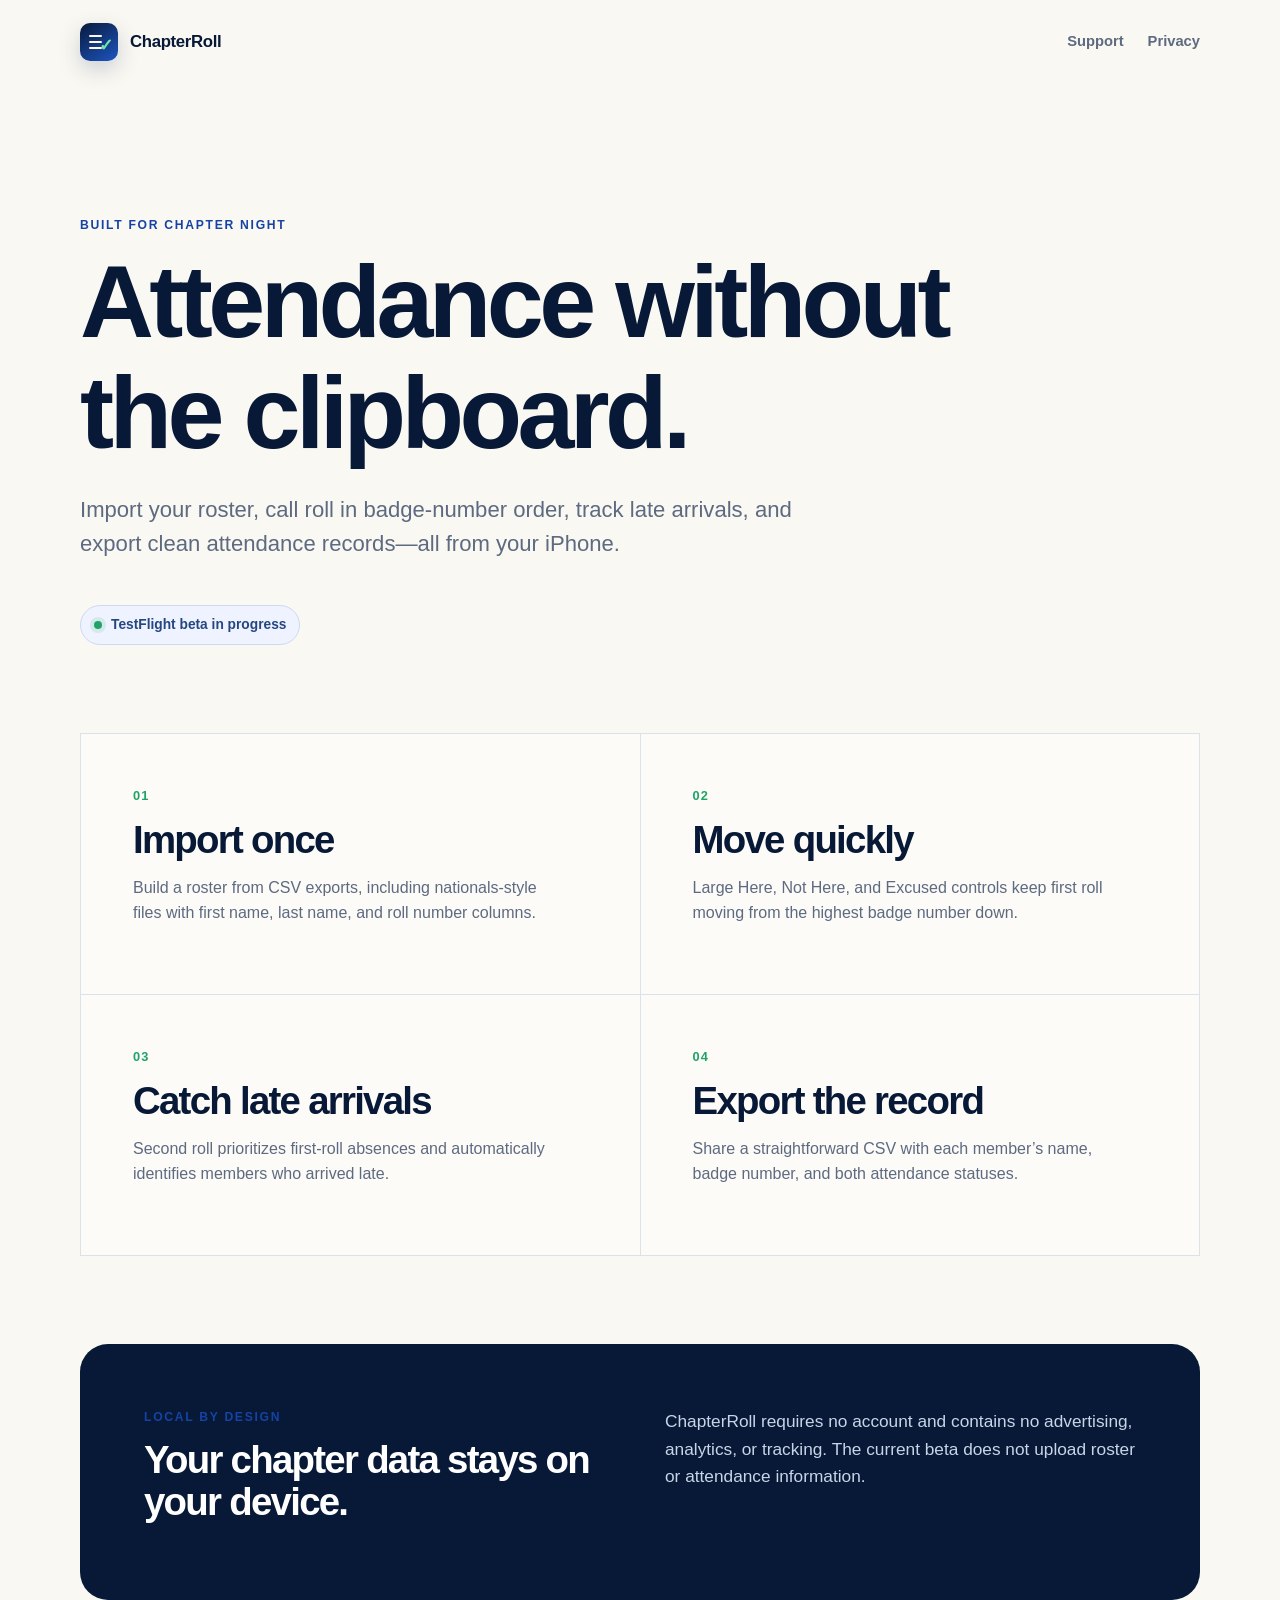
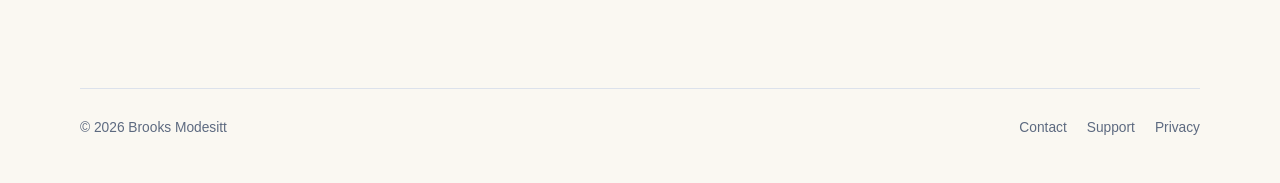
<file: index.html>
<!doctype html>
<html lang="en">
  <head>
    <meta charset="utf-8">
    <meta name="viewport" content="width=device-width, initial-scale=1">
    <meta name="description" content="ChapterRoll makes fraternity chapter attendance fast, accurate, and easy to export.">
    <title>ChapterRoll — Fraternity attendance made easy</title>
    <link rel="stylesheet" href="styles.css">
  </head>
  <body>
    <header class="site-header">
      <a class="brand" href="index.html" aria-label="ChapterRoll home">
        <span class="brand-mark" aria-hidden="true"><span></span><span></span><span></span><b>✓</b></span>
        <span>ChapterRoll</span>
      </a>
      <nav aria-label="Main navigation">
        <a href="support.html">Support</a>
        <a href="privacy.html">Privacy</a>
      </nav>
    </header>

    <main>
      <section class="hero">
        <p class="eyebrow">Built for chapter night</p>
        <h1>Attendance without the clipboard.</h1>
        <p class="lede">Import your roster, call roll in badge-number order, track late arrivals, and export clean attendance records—all from your iPhone.</p>
        <div class="status-pill"><span aria-hidden="true"></span> TestFlight beta in progress</div>
      </section>

      <section class="feature-grid" aria-label="ChapterRoll features">
        <article>
          <p class="feature-number">01</p>
          <h2>Import once</h2>
          <p>Build a roster from CSV exports, including nationals-style files with first name, last name, and roll number columns.</p>
        </article>
        <article>
          <p class="feature-number">02</p>
          <h2>Move quickly</h2>
          <p>Large Here, Not Here, and Excused controls keep first roll moving from the highest badge number down.</p>
        </article>
        <article>
          <p class="feature-number">03</p>
          <h2>Catch late arrivals</h2>
          <p>Second roll prioritizes first-roll absences and automatically identifies members who arrived late.</p>
        </article>
        <article>
          <p class="feature-number">04</p>
          <h2>Export the record</h2>
          <p>Share a straightforward CSV with each member’s name, badge number, and both attendance statuses.</p>
        </article>
      </section>

      <section class="privacy-callout">
        <div>
          <p class="eyebrow">Local by design</p>
          <h2>Your chapter data stays on your device.</h2>
        </div>
        <p>ChapterRoll requires no account and contains no advertising, analytics, or tracking. The current beta does not upload roster or attendance information.</p>
      </section>
    </main>

    <footer>
      <p>© 2026 Brooks Modesitt</p>
      <div>
        <a href="mailto:brooks.modesitt@gmail.com">Contact</a>
        <a href="support.html">Support</a>
        <a href="privacy.html">Privacy</a>
      </div>
    </footer>
  </body>
</html>
</file>
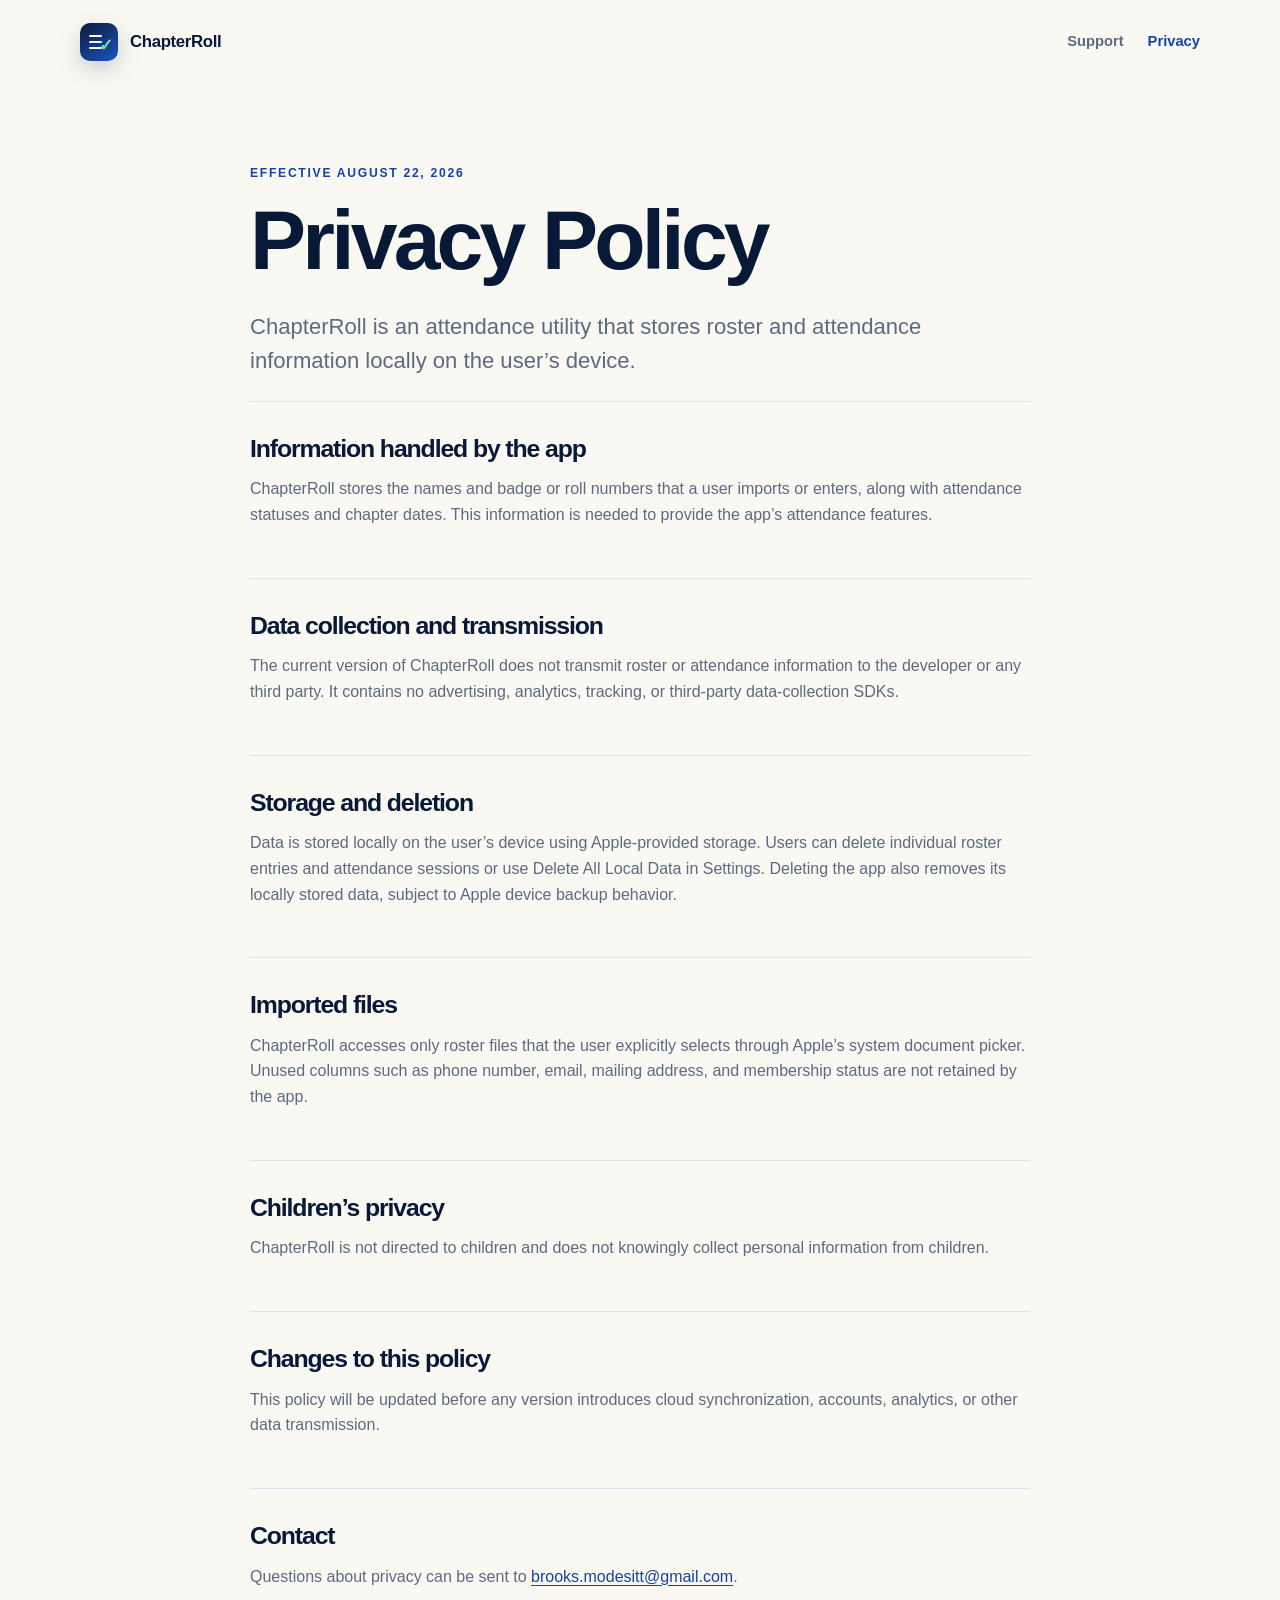
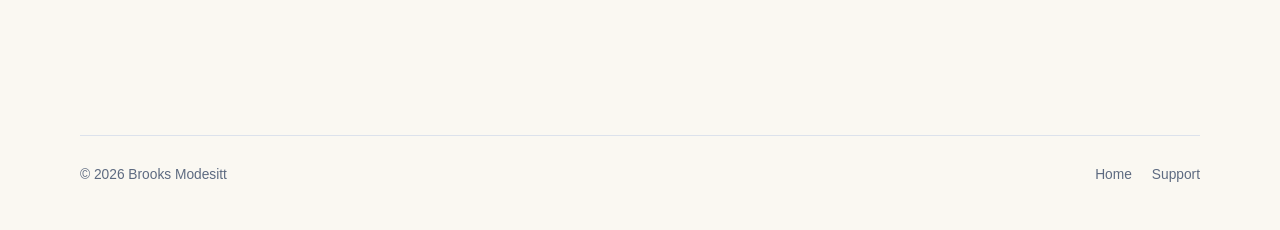
<file: privacy.html>
<!doctype html>
<html lang="en">
  <head>
    <meta charset="utf-8">
    <meta name="viewport" content="width=device-width, initial-scale=1">
    <meta name="description" content="ChapterRoll privacy policy.">
    <title>Privacy Policy — ChapterRoll</title>
    <link rel="stylesheet" href="styles.css">
  </head>
  <body>
    <header class="site-header">
      <a class="brand" href="index.html" aria-label="ChapterRoll home">
        <span class="brand-mark" aria-hidden="true"><span></span><span></span><span></span><b>✓</b></span>
        <span>ChapterRoll</span>
      </a>
      <nav aria-label="Main navigation">
        <a href="support.html">Support</a>
        <a href="privacy.html" aria-current="page">Privacy</a>
      </nav>
    </header>

    <main class="document">
      <p class="eyebrow">Effective August 22, 2026</p>
      <h1>Privacy Policy</h1>
      <p class="lede">ChapterRoll is an attendance utility that stores roster and attendance information locally on the user’s device.</p>

      <section>
        <h2>Information handled by the app</h2>
        <p>ChapterRoll stores the names and badge or roll numbers that a user imports or enters, along with attendance statuses and chapter dates. This information is needed to provide the app’s attendance features.</p>
      </section>
      <section>
        <h2>Data collection and transmission</h2>
        <p>The current version of ChapterRoll does not transmit roster or attendance information to the developer or any third party. It contains no advertising, analytics, tracking, or third-party data-collection SDKs.</p>
      </section>
      <section>
        <h2>Storage and deletion</h2>
        <p>Data is stored locally on the user’s device using Apple-provided storage. Users can delete individual roster entries and attendance sessions or use Delete All Local Data in Settings. Deleting the app also removes its locally stored data, subject to Apple device backup behavior.</p>
      </section>
      <section>
        <h2>Imported files</h2>
        <p>ChapterRoll accesses only roster files that the user explicitly selects through Apple’s system document picker. Unused columns such as phone number, email, mailing address, and membership status are not retained by the app.</p>
      </section>
      <section>
        <h2>Children’s privacy</h2>
        <p>ChapterRoll is not directed to children and does not knowingly collect personal information from children.</p>
      </section>
      <section>
        <h2>Changes to this policy</h2>
        <p>This policy will be updated before any version introduces cloud synchronization, accounts, analytics, or other data transmission.</p>
      </section>
      <section>
        <h2>Contact</h2>
        <p>Questions about privacy can be sent to <a href="mailto:brooks.modesitt@gmail.com">brooks.modesitt@gmail.com</a>.</p>
      </section>
    </main>

    <footer>
      <p>© 2026 Brooks Modesitt</p>
      <div><a href="index.html">Home</a><a href="support.html">Support</a></div>
    </footer>
  </body>
</html>
</file>
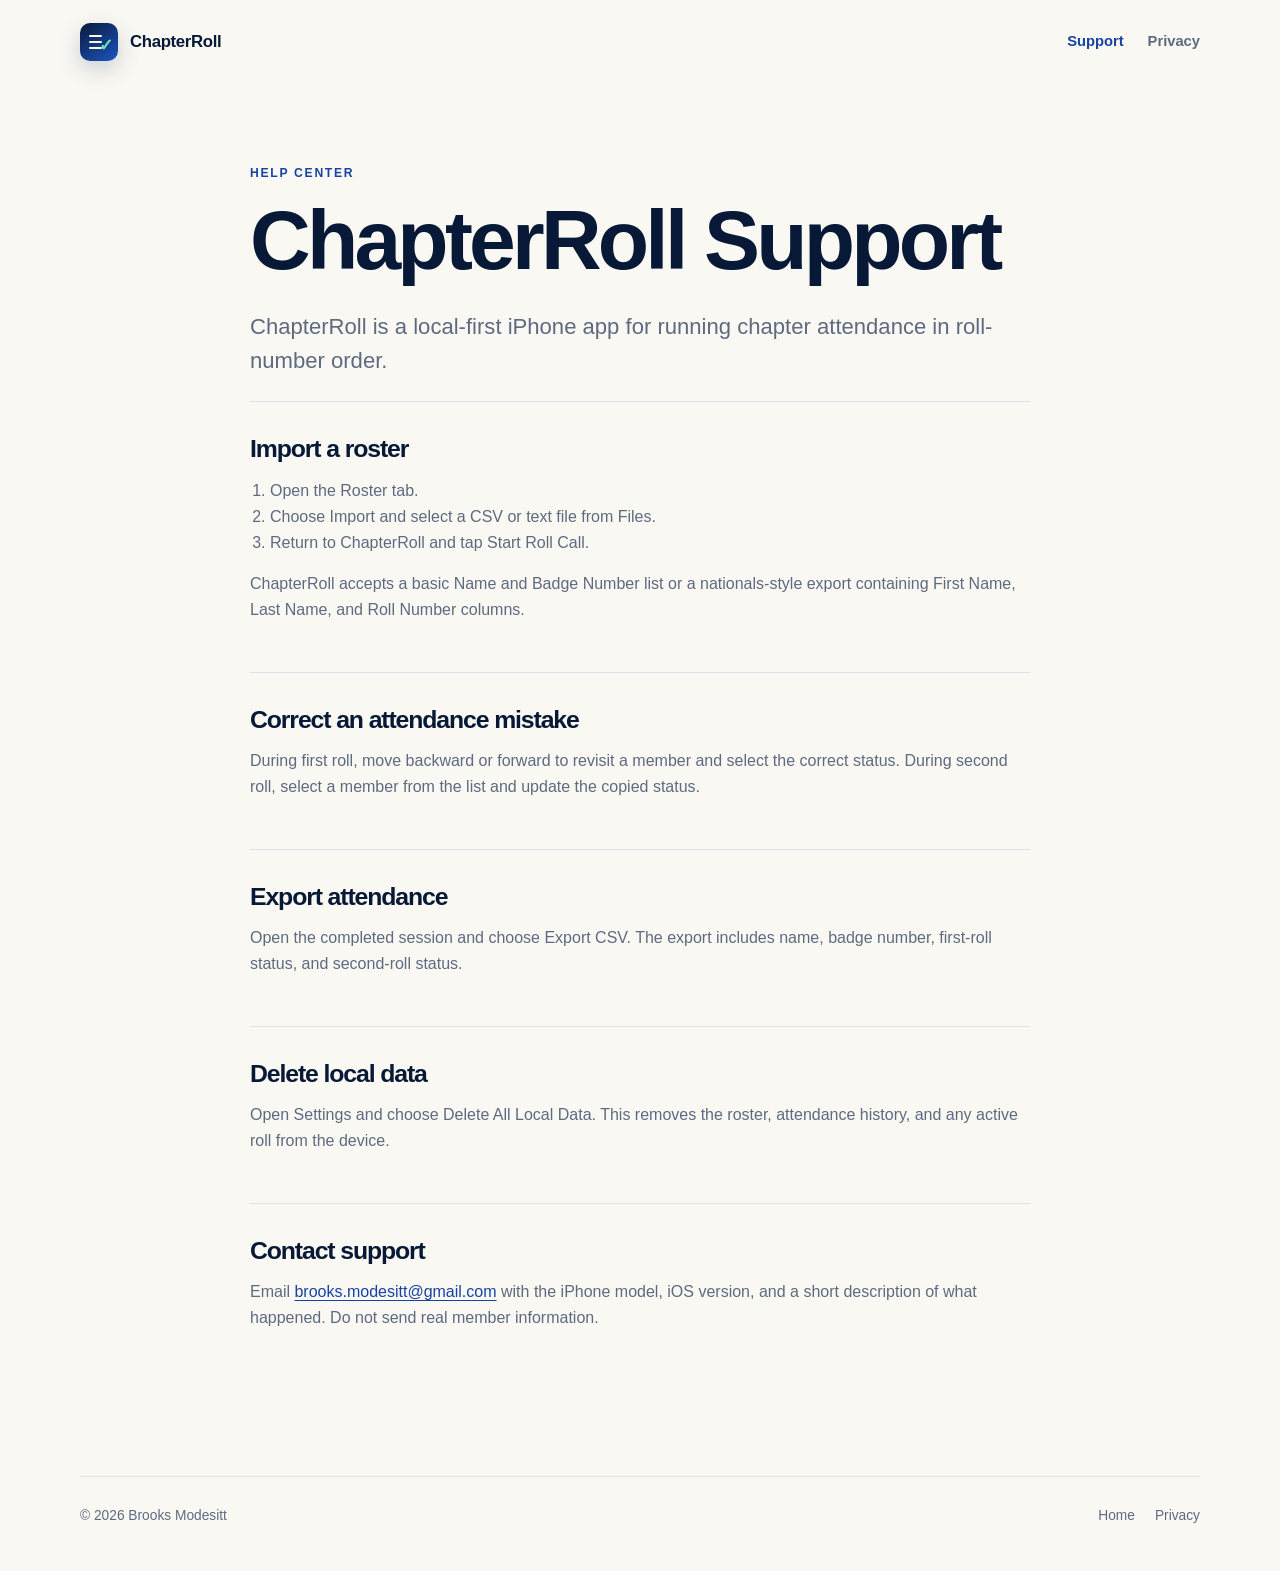
<file: support.html>
<!doctype html>
<html lang="en">
  <head>
    <meta charset="utf-8">
    <meta name="viewport" content="width=device-width, initial-scale=1">
    <meta name="description" content="Help and support for ChapterRoll.">
    <title>Support — ChapterRoll</title>
    <link rel="stylesheet" href="styles.css">
  </head>
  <body>
    <header class="site-header">
      <a class="brand" href="index.html" aria-label="ChapterRoll home">
        <span class="brand-mark" aria-hidden="true"><span></span><span></span><span></span><b>✓</b></span>
        <span>ChapterRoll</span>
      </a>
      <nav aria-label="Main navigation">
        <a href="support.html" aria-current="page">Support</a>
        <a href="privacy.html">Privacy</a>
      </nav>
    </header>

    <main class="document">
      <p class="eyebrow">Help center</p>
      <h1>ChapterRoll Support</h1>
      <p class="lede">ChapterRoll is a local-first iPhone app for running chapter attendance in roll-number order.</p>

      <section>
        <h2>Import a roster</h2>
        <ol>
          <li>Open the Roster tab.</li>
          <li>Choose Import and select a CSV or text file from Files.</li>
          <li>Return to ChapterRoll and tap Start Roll Call.</li>
        </ol>
        <p>ChapterRoll accepts a basic Name and Badge Number list or a nationals-style export containing First Name, Last Name, and Roll Number columns.</p>
      </section>
      <section>
        <h2>Correct an attendance mistake</h2>
        <p>During first roll, move backward or forward to revisit a member and select the correct status. During second roll, select a member from the list and update the copied status.</p>
      </section>
      <section>
        <h2>Export attendance</h2>
        <p>Open the completed session and choose Export CSV. The export includes name, badge number, first-roll status, and second-roll status.</p>
      </section>
      <section>
        <h2>Delete local data</h2>
        <p>Open Settings and choose Delete All Local Data. This removes the roster, attendance history, and any active roll from the device.</p>
      </section>
      <section>
        <h2>Contact support</h2>
        <p>Email <a href="mailto:brooks.modesitt@gmail.com">brooks.modesitt@gmail.com</a> with the iPhone model, iOS version, and a short description of what happened. Do not send real member information.</p>
      </section>
    </main>

    <footer>
      <p>© 2026 Brooks Modesitt</p>
      <div><a href="index.html">Home</a><a href="privacy.html">Privacy</a></div>
    </footer>
  </body>
</html>
</file>
<file: styles.css>
:root {
  color-scheme: light;
  --navy: #071936;
  --blue: #1643a3;
  --blue-soft: #eef3ff;
  --green: #21a368;
  --ivory: #faf8f2;
  --ink: #10213f;
  --muted: #5d6a80;
  --line: #dce2ec;
}

* { box-sizing: border-box; }

html { scroll-behavior: smooth; }

body {
  margin: 0;
  background: var(--ivory);
  color: var(--ink);
  font-family: -apple-system, BlinkMacSystemFont, "SF Pro Text", "Segoe UI", sans-serif;
  line-height: 1.6;
}

a { color: var(--blue); text-underline-offset: 0.18em; }

.site-header,
main,
footer {
  width: min(1120px, calc(100% - 40px));
  margin-inline: auto;
}

.site-header {
  min-height: 84px;
  display: flex;
  align-items: center;
  justify-content: space-between;
  gap: 24px;
}

.brand {
  display: inline-flex;
  align-items: center;
  gap: 12px;
  color: var(--navy);
  font-size: 1.05rem;
  font-weight: 750;
  letter-spacing: -0.02em;
  text-decoration: none;
}

.brand-mark {
  position: relative;
  width: 38px;
  height: 38px;
  border-radius: 10px;
  display: grid;
  align-content: center;
  gap: 4px;
  padding: 9px;
  overflow: hidden;
  background: linear-gradient(145deg, #081a3b, #1d55c1);
  box-shadow: 0 8px 22px rgba(12, 43, 100, 0.2);
}

.brand-mark span { height: 2px; width: 13px; border-radius: 2px; background: #fff8e8; }
.brand-mark b { position: absolute; right: 5px; bottom: 2px; color: #6ee7a8; font-size: 17px; }

nav { display: flex; gap: 24px; }
nav a { color: var(--muted); font-size: 0.92rem; font-weight: 650; text-decoration: none; }
nav a:hover, nav a[aria-current="page"] { color: var(--blue); }

.hero { padding: clamp(64px, 11vw, 132px) 0 88px; max-width: 900px; }
.eyebrow { margin: 0 0 12px; color: var(--blue); font-size: 0.76rem; font-weight: 800; letter-spacing: 0.14em; text-transform: uppercase; }

h1, h2 { margin-top: 0; color: var(--navy); letter-spacing: -0.045em; line-height: 1.08; }
h1 { margin-bottom: 24px; font-size: clamp(3rem, 8vw, 6.6rem); }
h2 { margin-bottom: 14px; font-size: clamp(1.5rem, 3vw, 2.4rem); }
p { margin-top: 0; }

.lede { max-width: 760px; color: var(--muted); font-size: clamp(1.1rem, 2vw, 1.38rem); line-height: 1.55; }
.status-pill { display: inline-flex; align-items: center; gap: 9px; margin-top: 22px; padding: 8px 13px; border: 1px solid #cdd9f3; border-radius: 999px; background: var(--blue-soft); color: #26467f; font-size: 0.86rem; font-weight: 650; }
.status-pill span { width: 8px; height: 8px; border-radius: 50%; background: var(--green); box-shadow: 0 0 0 4px rgba(33, 163, 104, 0.13); }

.feature-grid { display: grid; grid-template-columns: repeat(2, 1fr); border-top: 1px solid var(--line); border-left: 1px solid var(--line); background: rgba(255,255,255,0.36); }
.feature-grid article { min-height: 260px; padding: clamp(28px, 5vw, 52px); border-right: 1px solid var(--line); border-bottom: 1px solid var(--line); }
.feature-grid article p:last-child { color: var(--muted); max-width: 48ch; }
.feature-number { color: var(--green); font-size: 0.8rem; font-weight: 800; letter-spacing: 0.08em; }

.privacy-callout { margin: 88px 0; padding: clamp(32px, 6vw, 64px); display: grid; grid-template-columns: 1fr 1fr; gap: 50px; border-radius: 28px; background: var(--navy); color: #c8d4e8; }
.privacy-callout h2 { color: white; }
.privacy-callout > p { margin: 0; font-size: 1.08rem; }

.document { max-width: 780px; padding: 80px 0 96px; }
.document h1 { font-size: clamp(3rem, 7vw, 5.25rem); }
.document section { padding: 34px 0; border-top: 1px solid var(--line); }
.document section h2 { font-size: 1.55rem; }
.document section p, .document li { color: var(--muted); }
.document ol { padding-left: 1.25rem; }

footer { padding: 28px 0 44px; display: flex; justify-content: space-between; gap: 24px; border-top: 1px solid var(--line); color: var(--muted); font-size: 0.86rem; }
footer p { margin: 0; }
footer div { display: flex; gap: 20px; }
footer a { color: var(--muted); text-decoration: none; }

@media (max-width: 700px) {
  .site-header { min-height: 72px; }
  nav { gap: 14px; }
  .hero { padding-top: 54px; }
  .feature-grid, .privacy-callout { grid-template-columns: 1fr; }
  .feature-grid article { min-height: auto; }
  .privacy-callout { gap: 18px; margin: 60px 0; border-radius: 22px; }
  footer { flex-direction: column; }
}
</file>
